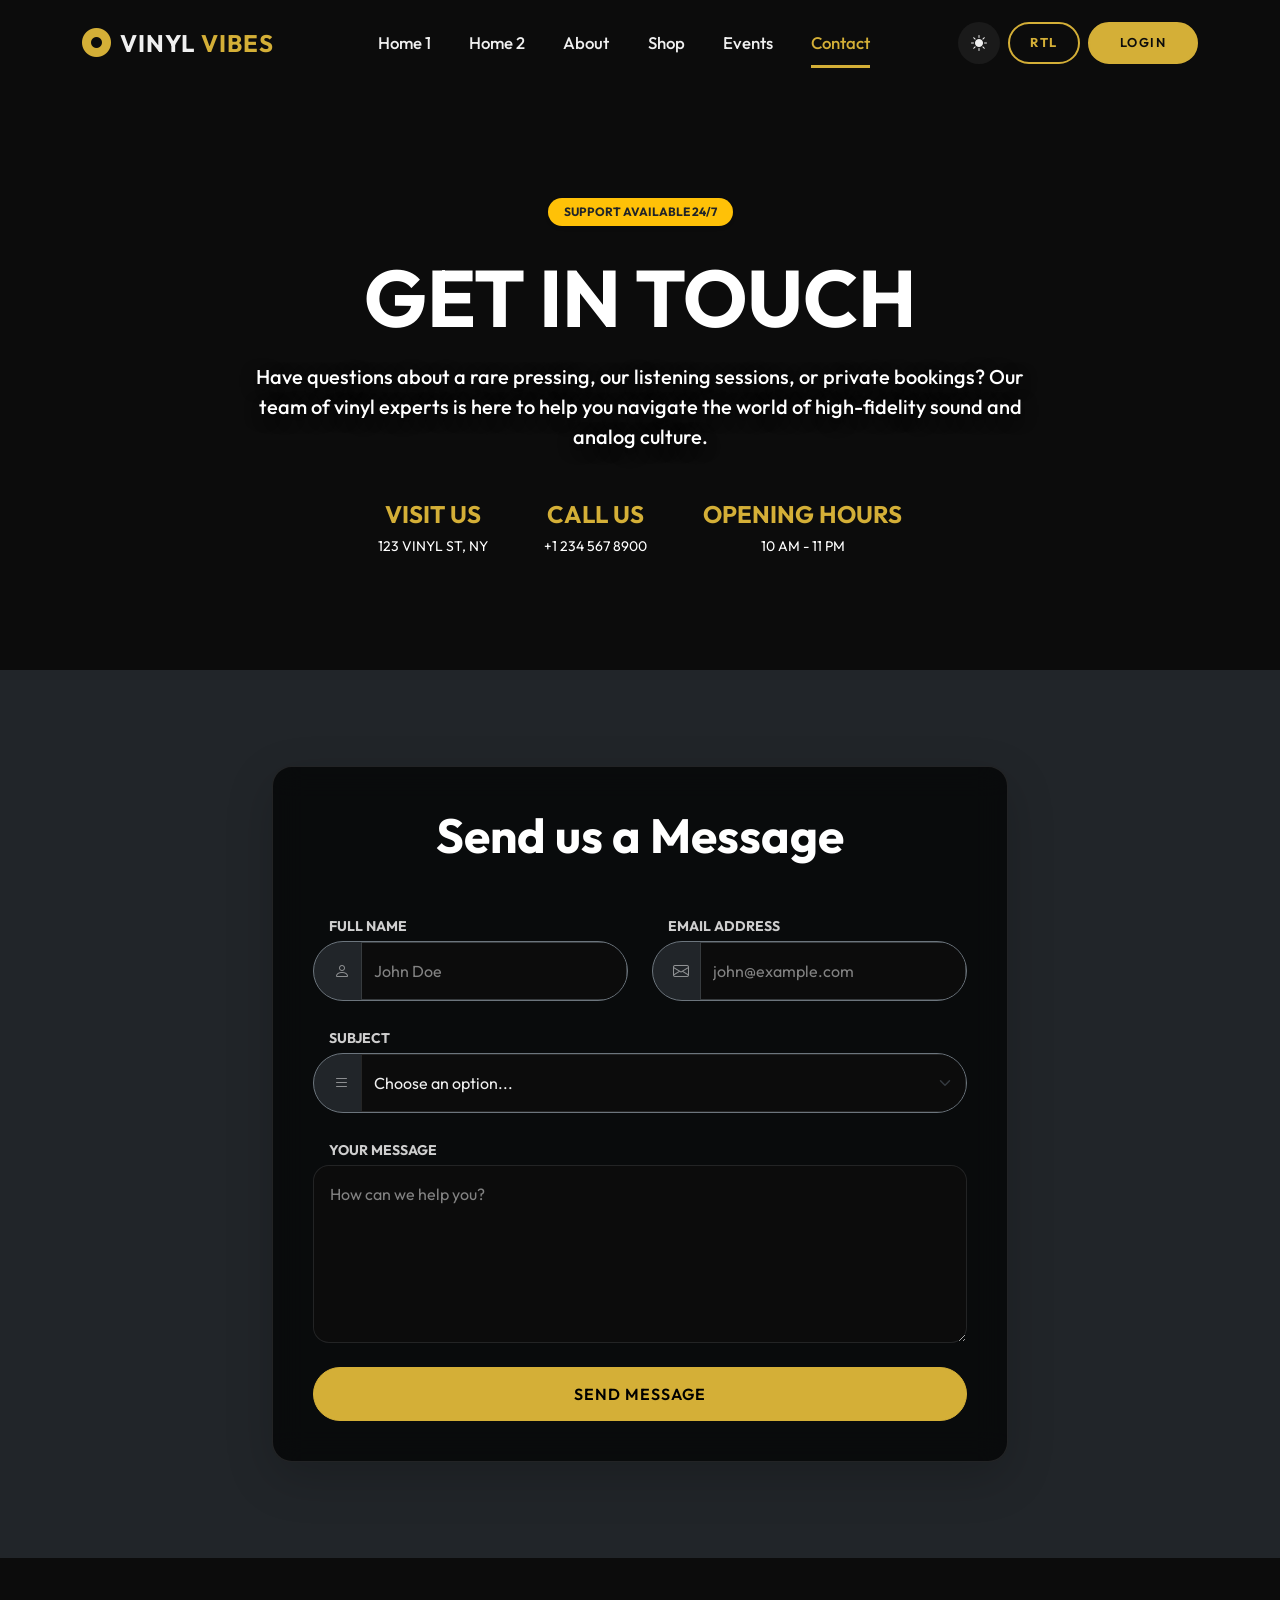
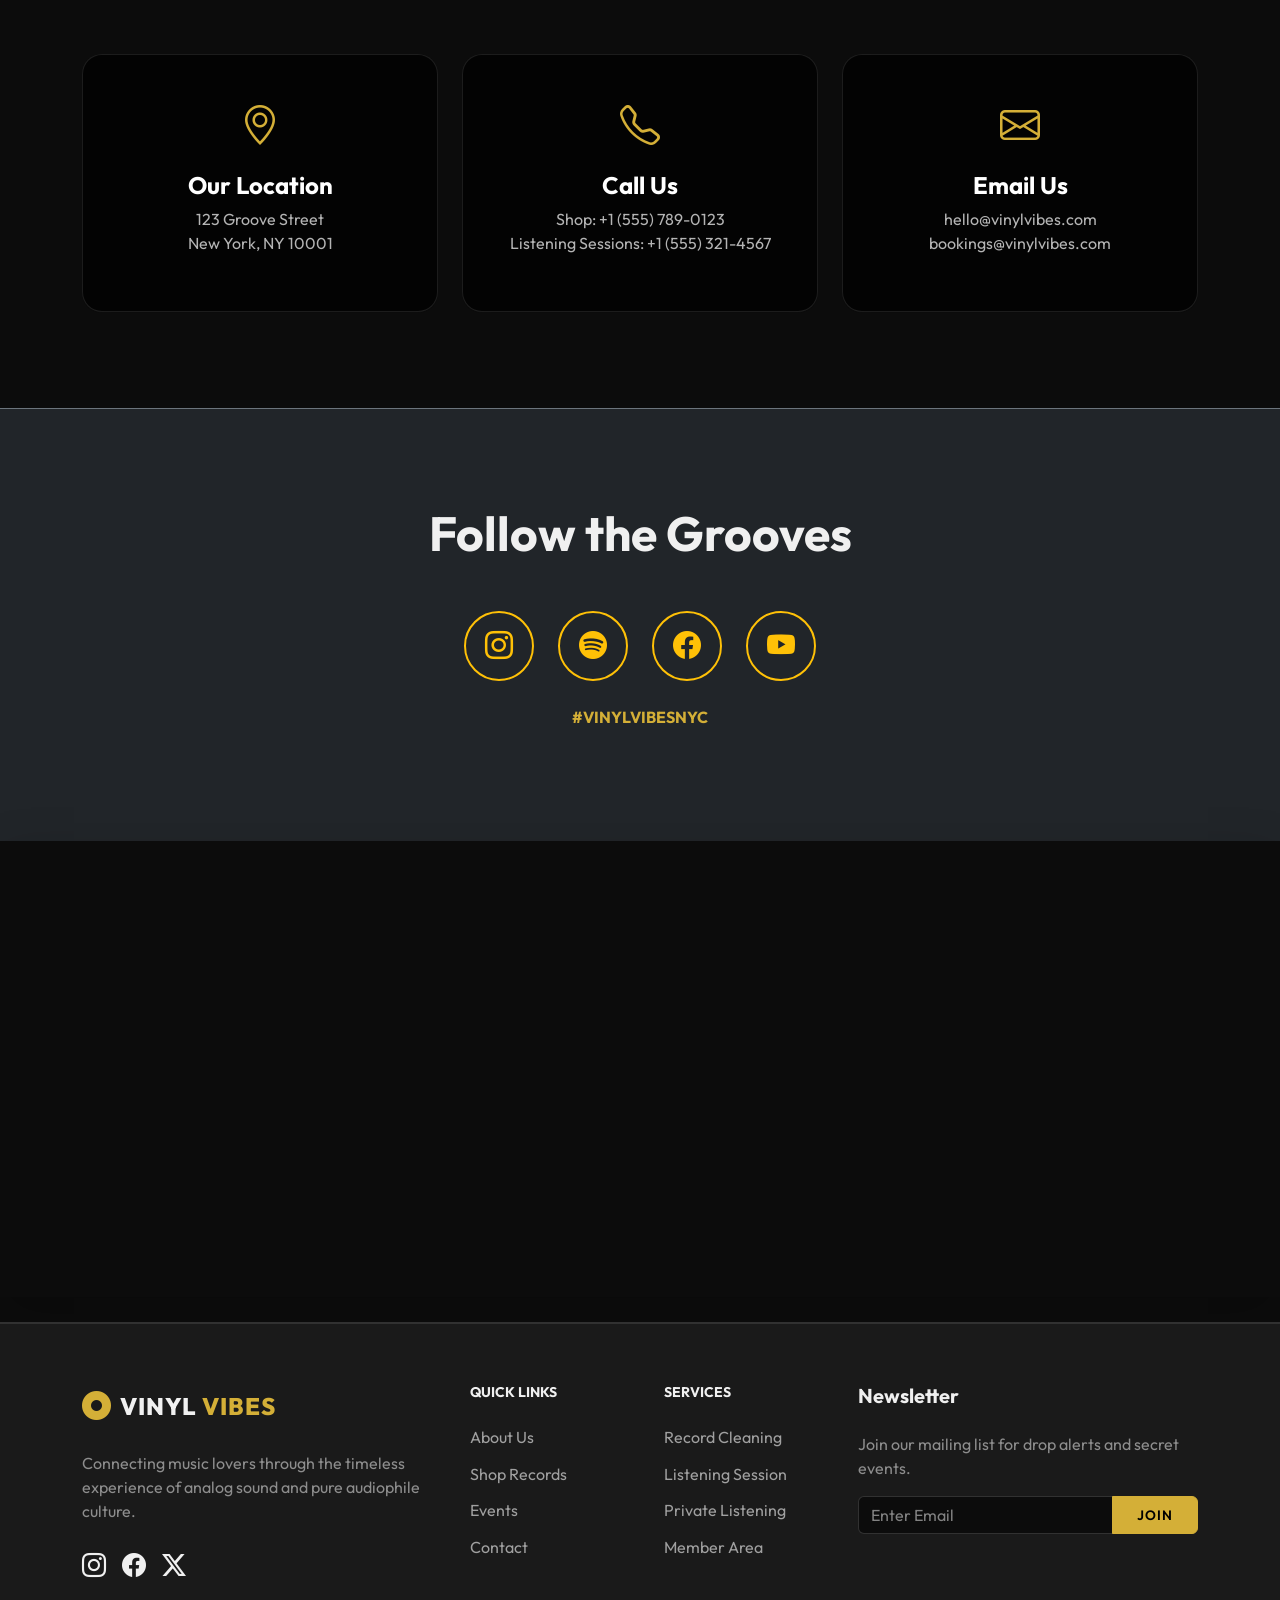
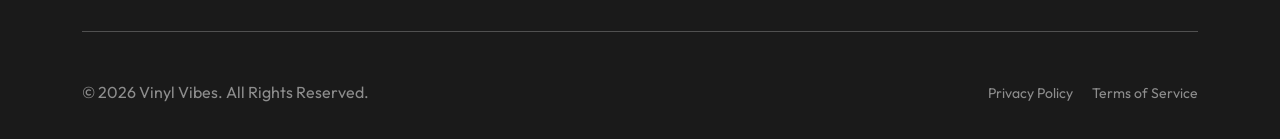
<file: contact.html>
<!DOCTYPE html>
<html lang="en" dir="ltr">
<head>
    <meta charset="UTF-8">
    <meta name="viewport" content="width=device-width, initial-scale=1.0">
    <title>Contact Us | Vinyl Vibes</title>
    <!-- Favicon -->
    <link rel="icon" type="image/png" href="favicon.png">
    <!-- Bootstrap 5 CDN -->
    <link href="https://cdn.jsdelivr.net/npm/bootstrap@5.3.0/dist/css/bootstrap.min.css" rel="stylesheet">
    <link rel="stylesheet" href="https://cdn.jsdelivr.net/npm/bootstrap-icons@1.11.1/font/bootstrap-icons.css">
    <link rel="stylesheet" href="assets/css/style.css">
</head>
<body id="contact-page">

    <!-- Header -->
    <header>
        <nav class="navbar navbar-expand-lg fixed-top sticky-active">
            <div class="container">
                <a class="navbar-brand d-flex align-items-center" href="index.html">
                    <i class="bi bi-record-circle-fill me-2 fs-3 accent-text"></i>
                    <span class="fw-bold fs-4">VINYL <span class="accent-text">VIBES</span></span>
                </a>
                <div class="d-flex align-items-center ms-auto">
                    <button class="theme-toggle-btn border-0 me-2 d-lg-none">
                        <i class="bi bi-sun-fill"></i>
                    </button>
                    <button class="navbar-toggler border-0" type="button" data-bs-toggle="collapse" data-bs-target="#navContent">
                        <span class="bi bi-list text-white fs-2"></span>
                    </button>
                </div>
                <div class="collapse navbar-collapse" id="navContent">
                    <ul class="navbar-nav mx-auto">
                        <li class="nav-item"><a class="nav-link" href="index.html">Home 1</a></li>
                        <li class="nav-item"><a class="nav-link" href="home2.html">Home 2</a></li>
                        <li class="nav-item"><a class="nav-link" href="about.html">About</a></li>
                        <li class="nav-item"><a class="nav-link" href="shop.html">Shop</a></li>
                        <li class="nav-item"><a class="nav-link" href="events.html">Events</a></li>
                        <li class="nav-item"><a class="nav-link active" href="contact.html">Contact</a></li>
                    </ul>
                    <div class="d-flex align-items-center gap-2">
                        <button class="theme-toggle-btn border-0 d-none d-lg-flex">
                            <i class="bi bi-sun-fill"></i>
                        </button>
                        <a href="#" id="rtlToggle" class="rtl-btn">
                            <span id="rtlText" class="fw-bold">RTL</span>
                        </a>
                        <a href="login.html" class="login-btn">Login</a>
                    </div>
                </div>
            </div>
        </nav>
    </header>

    <!-- 1. Hero Section -->
    <section class="hero-section position-relative overflow-hidden"
        style="background-image: url('https://images.pexels.com/photos/6265185/pexels-photo-6265185.jpeg'); height: 65vh;">
        <div class="container hero-content text-center">
            <div data-aos="fade-up">
                <span class="badge bg-warning text-dark px-3 py-2 rounded-pill mb-4 fw-bold shadow-sm">SUPPORT AVAILABLE 24/7</span>
                <h1 class="display-1 fw-bold text-white mb-3">GET IN TOUCH</h1>
                <p class="lead text-white mb-5 mx-auto" style="max-width: 800px; opacity: 0.9;">
                    Have questions about a rare pressing, our listening sessions, or private bookings? 
                    Our team of vinyl experts is here to help you navigate the world of high-fidelity sound and analog culture.
                </p>
                <div class="d-flex flex-wrap justify-content-center gap-4 mt-5">
                    <div class="text-center px-3">
                        <span class="d-block accent-text fw-bold h4 mb-1">VISIT US</span>
                        <span class="small text-white-50 text-uppercase ls-1">123 Vinyl St, NY</span>
                    </div>
                    <div class="text-center px-3 border-md-start border-white-25">
                        <span class="d-block accent-text fw-bold h4 mb-1">CALL US</span>
                        <span class="small text-white-50 text-uppercase ls-1">+1 234 567 8900</span>
                    </div>
                    <div class="text-center px-3 border-md-start border-white-25">
                        <span class="d-block accent-text fw-bold h4 mb-1">OPENING HOURS</span>
                        <span class="small text-white-50 text-uppercase ls-1">10 AM - 11 PM</span>
                    </div>
                </div>
            </div>
        </div>
    </section>

    <!-- 2. Message Form Section -->
    <section class="py-5 bg-dark">
        <div class="container py-5">
            <div class="row justify-content-center">
                <div class="col-lg-8" data-aos="fade-up">
                    <div class="glass-event-card shadow-lg">
                        <h2 class="display-5 fw-bold mb-5 text-center">Send us a Message</h2>
                        <form id="contactForm">
                            <div class="row g-4 text-start">
                                <div class="col-md-6">
                                    <label class="form-label text-white-50 small text-uppercase fw-bold ls-1 mb-1">Full Name</label>
                                    <div class="input-group bg-dark border border-secondary rounded-pill overflow-hidden">
                                        <span class="input-group-text bg-transparent border-0 text-white-50 ms-2"><i class="bi bi-person"></i></span>
                                        <input type="text" class="form-control bg-transparent border-0 text-white py-3 shadow-none" placeholder="John Doe" required>
                                    </div>
                                </div>
                                <div class="col-md-6">
                                    <label class="form-label text-white-50 small text-uppercase fw-bold ls-1 mb-1">Email Address</label>
                                    <div class="input-group bg-dark border border-secondary rounded-pill overflow-hidden">
                                        <span class="input-group-text bg-transparent border-0 text-white-50 ms-2"><i class="bi bi-envelope"></i></span>
                                        <input type="email" class="form-control bg-transparent border-0 text-white py-3 shadow-none" placeholder="john@example.com" required>
                                    </div>
                                </div>
                                <div class="col-12">
                                    <label class="form-label text-white-50 small text-uppercase fw-bold ls-1 mb-1">Subject</label>
                                    <div class="input-group bg-dark border border-secondary rounded-pill overflow-hidden">
                                        <span class="input-group-text bg-transparent border-0 text-white-50 ms-2"><i class="bi bi-list"></i></span>
                                        <select class="form-select bg-transparent border-0 text-white py-3 shadow-none" required>
                                            <option value="">Choose an option...</option>
                                            <option value="shop">Record Shop Inquiry</option>
                                            <option value="listening">Listening Session</option>
                                            <option value="events">Events & Membership</option>
                                            <option value="feedback">General Feedback</option>
                                        </select>
                                    </div>
                                </div>
                                <div class="col-12">
                                    <label class="form-label text-white-50 small text-uppercase fw-bold ls-1 mb-1">Your Message</label>
                                    <textarea class="form-control bg-dark border-secondary text-white p-3 rounded-4" rows="6" placeholder="How can we help you?" required></textarea>
                                </div>
                                <div class="col-12 text-center">
                                    <button type="submit" class="btn btn-warning btn-lg rounded-pill px-5 fw-bold py-3 w-100">Send Message</button>
                                </div>
                            </div>
                        </form>
                    </div>
                </div>
            </div>
        </div>
    </section>

    <!-- 3. Info Cards Section -->
    <section class="py-5">
        <div class="container py-5">
            <div class="row g-4 justify-content-center">
                <div class="col-md-6 col-lg-4" data-aos="fade-up">
                    <div class="glass-event-card text-center">
                        <i class="bi bi-geo-alt accent-text fs-1 mb-3 d-block"></i>
                        <h4 class="fw-bold">Our Location</h4>
                        <p>123 Groove Street<br>New York, NY 10001</p>
                    </div>
                </div>
                <div class="col-md-6 col-lg-4" data-aos="fade-up" data-aos-delay="100">
                    <div class="glass-event-card text-center">
                        <i class="bi bi-telephone accent-text fs-1 mb-3 d-block"></i>
                        <h4 class="fw-bold">Call Us</h4>
                        <p>Shop: +1 (555) 789-0123<br>Listening Sessions: +1 (555) 321-4567</p>
                    </div>
                </div>
                <div class="col-md-6 col-lg-4" data-aos="fade-up" data-aos-delay="200">
                    <div class="glass-event-card text-center">
                        <i class="bi bi-envelope accent-text fs-1 mb-3 d-block"></i>
                        <h4 class="fw-bold">Email Us</h4>
                        <p>hello@vinylvibes.com<br>bookings@vinylvibes.com</p>
                    </div>
                </div>
            </div>
        </div>
    </section>

    <!-- 4. Follow The Grooves Section -->
    <section class="py-5 bg-dark border-top border-secondary">
        <div class="container py-5 text-center">
            <h2 class="display-5 fw-bold mb-4" data-aos="fade-up">Follow the Grooves</h2>
            <div class="d-flex justify-content-center gap-4 mt-5" data-aos="fade-up">
                <a href="#" class="btn btn-outline-warning rounded-circle p-0 d-flex align-items-center justify-content-center fs-3" style="width: 70px; height: 70px;"><i class="bi bi-instagram"></i></a>
                <a href="#" class="btn btn-outline-warning rounded-circle p-0 d-flex align-items-center justify-content-center fs-3" style="width: 70px; height: 70px;"><i class="bi bi-spotify"></i></a>
                <a href="#" class="btn btn-outline-warning rounded-circle p-0 d-flex align-items-center justify-content-center fs-3" style="width: 70px; height: 70px;"><i class="bi bi-facebook"></i></a>
                <a href="#" class="btn btn-outline-warning rounded-circle p-0 d-flex align-items-center justify-content-center fs-3" style="width: 70px; height: 70px;"><i class="bi bi-youtube"></i></a>
            </div>
            <p class="mt-4 fw-bold accent-text" data-aos="fade-up">#VINYLVIBESNYC</p>
        </div>
    </section>

    <!-- 5. Map Section -->
    <section>
        <div class="container-fluid p-0">
            <div class="overflow-hidden shadow-lg">
                <iframe src="https://www.google.com/maps/embed?pb=!1m18!1m12!1m3!1d193595.9147703055!2d-74.11976373946229!3d40.69740344223377!2m3!1f0!2f0!3f0!3m2!1i1024!2i768!4f13.1!3m3!1m2!1s0x89c24fa5d33f083b%3A0xc80b8f06e177fe62!2sNew%20York%2C%20NY%2C%20USA!5e0!3m2!1sen!2s!4v1711200000000!5m2!1sen!2s" width="100%" height="450" style="border:0;" allowfullscreen="" loading="lazy" referrerpolicy="no-referrer-when-downgrade"></iframe>
            </div>
        </div>
    </section>

    <!-- Footer -->
    <footer>
        <div class="container">
            <div class="row g-5">
                <div class="col-lg-4">
                    <a class="navbar-brand mb-4" href="index.html">
                        <i class="bi bi-record-circle-fill"></i>
                        <span>VINYL <span class="accent-text">VIBES</span></span>
                    </a>
                    <p class="text-white-50">Connecting music lovers through the timeless experience of analog sound and
                        pure audiophile culture.</p>
                    <div class="d-flex gap-3 mt-4">
                        <a href="#" class="fs-4 footer-social-link"><i class="bi bi-instagram"></i></a>
                        <a href="#" class="fs-4 footer-social-link"><i class="bi bi-facebook"></i></a>
                        <a href="#" class="fs-4 footer-social-link"><i class="bi bi-twitter-x"></i></a>
                    </div>
                </div>
                <div class="col-6 col-lg-2">
                    <h5 class="fw-bold mb-4 small text-uppercase ls-1">Quick Links</h5>
                    <a href="about.html" class="footer-link">About Us</a>
                    <a href="shop.html" class="footer-link">Shop Records</a>
                    <a href="events.html" class="footer-link">Events</a>
                    <a href="contact.html" class="footer-link">Contact</a>
                </div>
                <div class="col-6 col-lg-2">
                    <h5 class="fw-bold mb-4 small text-uppercase ls-1">Services</h5>
                    <a href="#" class="footer-link">Record Cleaning</a>
                    <a href="home2.html" class="footer-link">Listening Session</a>
                    <a href="#" class="footer-link">Private Listening</a>
                    <a href="login.html" class="footer-link">Member Area</a>
                </div>
                <div class="col-lg-4">
                    <h5 class="fw-bold mb-4">Newsletter</h5>
                    <p class="text-white-50">Join our mailing list for drop alerts and secret events.</p>
                    <form class="mt-3">
                        <div class="input-group">
                            <input type="email" class="form-control"
                                placeholder="Enter Email">
                            <button class="btn btn-warning px-4" type="submit">Join</button>
                        </div>
                    </form>
                </div>
            </div>
            <hr class="my-5 opacity-25">
            <div class="row align-items-center text-center text-md-start">
                <div class="col-md-6">
                    <p class="text-white-50 mb-0">&copy; 2026 Vinyl Vibes. All Rights Reserved.</p>
                </div>
                <div class="col-md-6 text-md-end">
                    <a href="#" class="text-white-50 text-decoration-none small me-3">Privacy Policy</a>
                    <a href="#" class="text-white-50 text-decoration-none small">Terms of Service</a>
                </div>
            </div>
        </div>
    </footer>

    <!-- Scripts -->
    <script src="https://cdn.jsdelivr.net/npm/bootstrap@5.3.0/dist/js/bootstrap.bundle.min.js"></script>
    <script src="assets/js/script.js"></script>
</body>
</html>
</file>
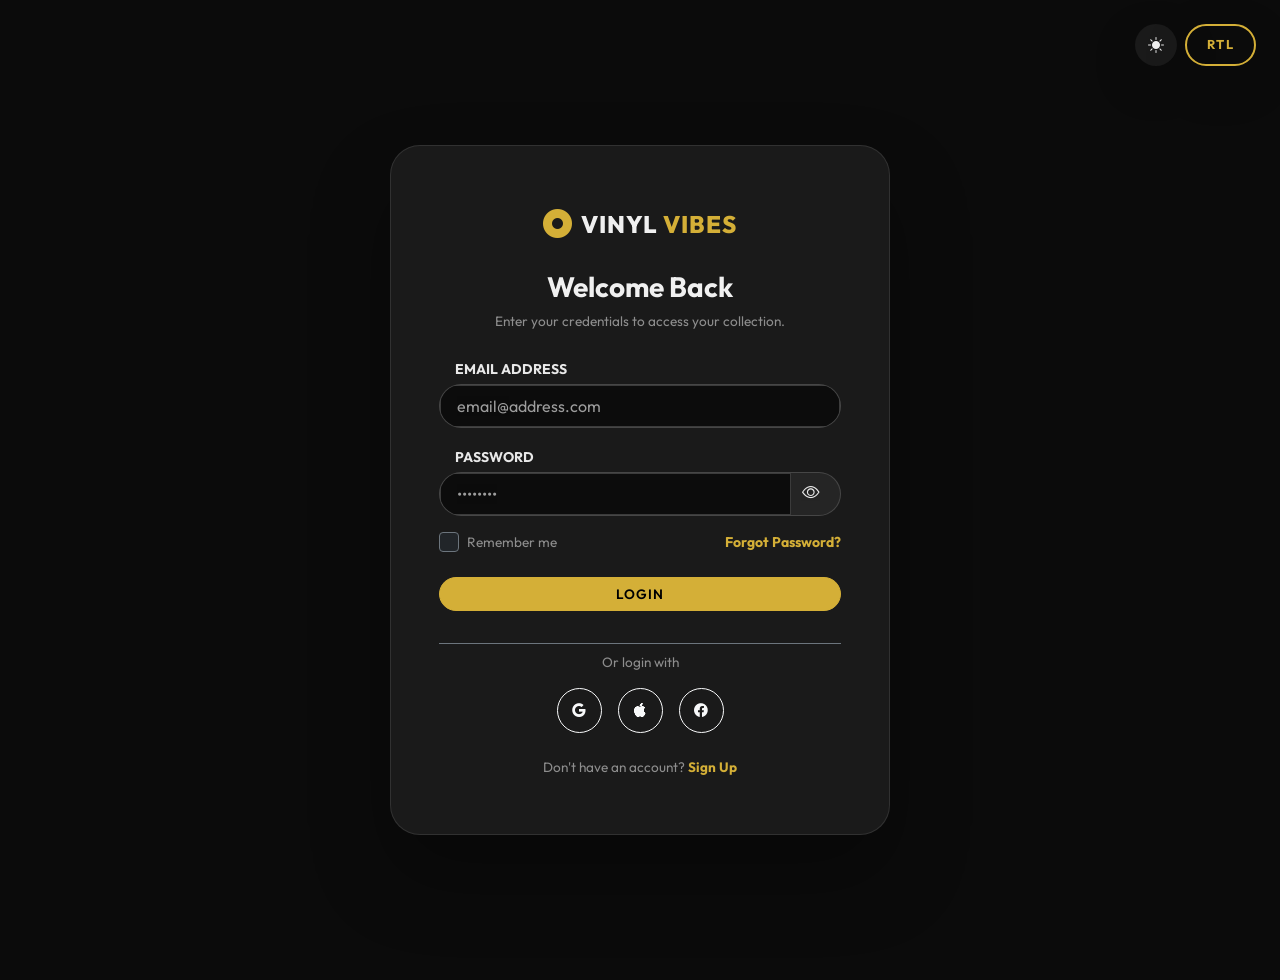
<file: login.html>
<!DOCTYPE html>
<html lang="en">
<head>
    <meta charset="UTF-8">
    <meta name="viewport" content="width=device-width, initial-scale=1.0">
    <title>Login | Vinyl Vibes</title>
    <!-- Favicon -->
    <link rel="icon" type="image/png" href="favicon.png">
    <!-- Bootstrap 5 CDN -->
    <link href="https://cdn.jsdelivr.net/npm/bootstrap@5.3.0/dist/css/bootstrap.min.css" rel="stylesheet">
    <link rel="stylesheet" href="https://cdn.jsdelivr.net/npm/bootstrap-icons@1.11.1/font/bootstrap-icons.css">
    <link rel="stylesheet" href="assets/css/style.css">
</head>
<body class="auth-page">

    <!-- Theme & Layout Toggles for Auth Pages -->
    <div class="auth-toggles position-fixed top-0 end-0 p-4 d-flex align-items-center gap-2" style="z-index: 1050;">
        <button class="theme-toggle-btn border-0 shadow-lg">
            <i class="bi bi-sun-fill"></i>
        </button>
        <a href="#" id="rtlToggle" class="rtl-btn shadow-lg">
            <span id="rtlText" class="fw-bold">RTL</span>
        </a>
    </div>

    <div class="container min-vh-100 d-flex align-items-center justify-content-center py-5">
        <div class="row w-100 justify-content-center">
            <div class="col-12 d-flex justify-content-center" data-aos="fade-up">
                <div class="auth-card">
                    <div class="text-center mb-4">
                        <a href="index.html" class="navbar-brand mb-4 d-flex justify-content-center">
                            <i class="bi bi-record-circle-fill"></i>
                            <span>VINYL <span class="accent-text">VIBES</span></span>
                        </a>
                        <h2 class="fw-bold h3 mt-3">Welcome Back</h2>
                        <p class="text-white-50 small">Enter your credentials to access your collection.</p>
                    </div>
                    
                    <form>
                        <div class="mb-3">
                            <label class="form-label text-white-50 small text-uppercase fw-bold ls-1 mb-1">Email Address</label>
                            <div class="input-group bg-dark border border-secondary rounded-pill overflow-hidden">
                                <input type="email" class="form-control bg-transparent border-0 text-white py-2 shadow-none px-3" placeholder="email@address.com" required>
                            </div>
                        </div>
                        
                        <div class="mb-3">
                            <label class="form-label text-white-50 small text-uppercase fw-bold ls-1 mb-1">Password</label>
                            <div class="input-group bg-dark border border-secondary rounded-pill overflow-hidden">
                                <input type="password" id="password" class="form-control bg-transparent border-0 text-white py-2 shadow-none px-3" placeholder="••••••••" required>
                                <span class="input-group-text bg-transparent border-0 text-white-50 me-2" style="cursor: pointer;" onclick="togglePassword('password', this)">
                                    <i class="bi bi-eye"></i>
                                </span>
                            </div>
                        </div>

                        <div class="mb-4 d-flex justify-content-between align-items-center gap-2">
                            <div class="d-flex align-items-center text-nowrap">
                                <input type="checkbox" class="form-check-input bg-dark border-secondary m-0" id="remember">
                                <label class="form-check-label text-white-50 small ms-2" for="remember">Remember me</label>
                            </div>
                            <a href="#" class="accent-text small text-decoration-none fw-bold text-nowrap">Forgot Password?</a>
                        </div>
                        
                        <button type="submit" class="btn btn-warning w-100 rounded-pill py-2.5 fw-bold mb-2">LOGIN</button>
                    </form>

                    <div class="mt-4 pt-2 border-top border-secondary text-center">
                        <p class="text-white-50 small">Or login with</p>
                        <div class="d-flex justify-content-center gap-3 mb-4">
                            <a href="#" class="btn btn-outline-light rounded-circle p-2 d-flex align-items-center justify-content-center" style="width: 45px; height: 45px;"><i class="bi bi-google"></i></a>
                            <a href="#" class="btn btn-outline-light rounded-circle p-2 d-flex align-items-center justify-content-center" style="width: 45px; height: 45px;"><i class="bi bi-apple"></i></a>
                            <a href="#" class="btn btn-outline-light rounded-circle p-2 d-flex align-items-center justify-content-center" style="width: 45px; height: 45px;"><i class="bi bi-facebook"></i></a>
                        </div>
                        <p class="text-white-50 small mb-0">Don't have an account? <a href="signup.html" class="accent-text fw-bold text-decoration-none">Sign Up</a></p>
                    </div>
                </div>
            </div>
        </div>
    </div>

    <!-- Scripts -->
    <script src="https://cdn.jsdelivr.net/npm/bootstrap@5.3.0/dist/js/bootstrap.bundle.min.js"></script>
    <script src="assets/js/script.js"></script>
</body>
</html>
</file>
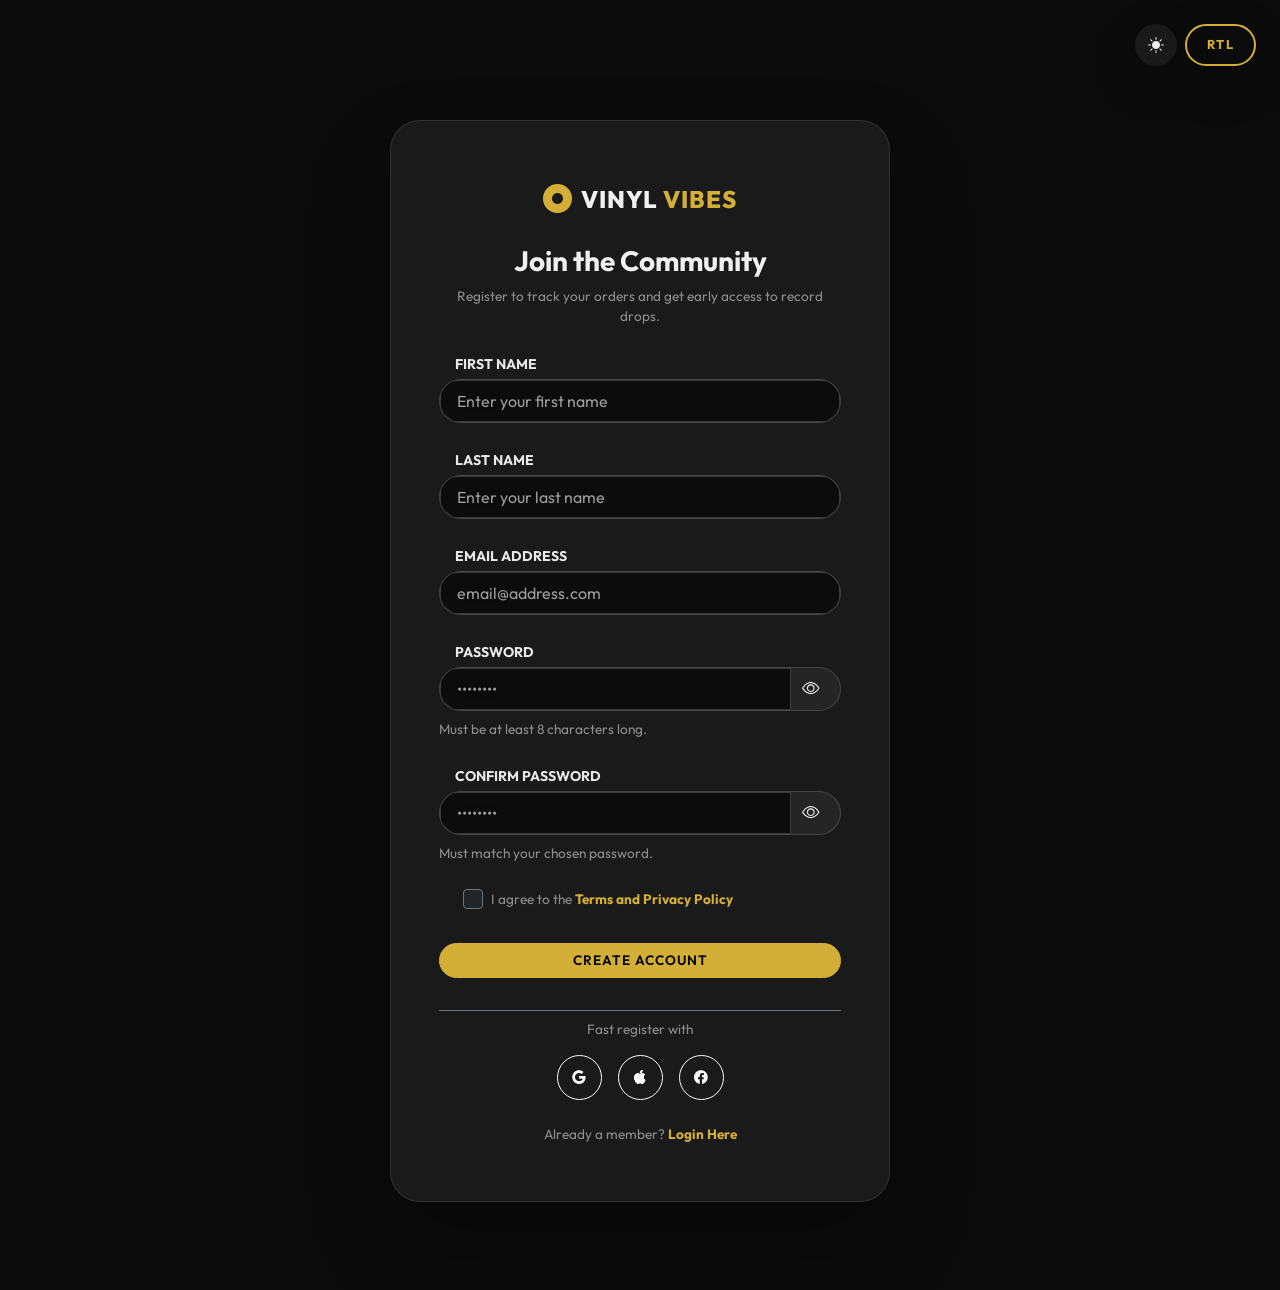
<file: signup.html>
<!DOCTYPE html>
<html lang="en">

<head>
    <meta charset="UTF-8">
    <meta name="viewport" content="width=device-width, initial-scale=1.0">
    <title>Sign Up | Vinyl Vibes</title>
    <!-- Favicon -->
    <link rel="icon" type="image/png" href="favicon.png">
    <!-- Bootstrap 5 CDN -->
    <link href="https://cdn.jsdelivr.net/npm/bootstrap@5.3.0/dist/css/bootstrap.min.css" rel="stylesheet">
    <link rel="stylesheet" href="https://cdn.jsdelivr.net/npm/bootstrap-icons@1.11.1/font/bootstrap-icons.css">
    <link rel="stylesheet" href="assets/css/style.css">
</head>

<body class="auth-page">

    <!-- Theme & Layout Toggles for Auth Pages -->
    <div class="auth-toggles position-fixed top-0 end-0 p-4 d-flex align-items-center gap-2" style="z-index: 1050;">
        <button class="theme-toggle-btn border-0 shadow-lg">
            <i class="bi bi-sun-fill"></i>
        </button>
        <a href="#" id="rtlToggle" class="rtl-btn shadow-lg">
            <span id="rtlText" class="fw-bold">RTL</span>
        </a>
    </div>

    <div class="container py-5">
        <div class="row w-100 justify-content-center m-0">
            <div class="col-12 d-flex justify-content-center" style="margin-top: 2rem;" data-aos="fade-up">

                <div class="auth-card">
                    <div class="text-center mb-4">
                        <a href="index.html" class="navbar-brand mb-4 d-flex justify-content-center">
                            <i class="bi bi-record-circle-fill"></i>
                            <span>VINYL <span class="accent-text">VIBES</span></span>
                        </a>
                        <h2 class="fw-bold h3 mt-4">Join the Community</h2>
                        <p class="text-white-50 small">Register to track your orders and get early access to record
                            drops.</p>
                    </div>

                    <form>
                        <div class="row g-4">
                            <div class="col-12">
                                <label class="form-label text-white-50 small text-uppercase fw-bold ls-1 mb-1">First
                                    Name</label>
                                <div class="input-group bg-dark border border-secondary rounded-pill overflow-hidden">
                                    <input type="text"
                                        class="form-control bg-transparent border-0 text-white py-2 shadow-none px-3"
                                        placeholder="Enter your first name" required>
                                </div>
                            </div>
                            <div class="col-12">
                                <label class="form-label text-white-50 small text-uppercase fw-bold ls-1 mb-1">Last
                                    Name</label>
                                <div class="input-group bg-dark border border-secondary rounded-pill overflow-hidden">
                                    <input type="text"
                                        class="form-control bg-transparent border-0 text-white py-2 shadow-none px-3"
                                        placeholder="Enter your last name" required>
                                </div>
                            </div>
                            <div class="col-12">
                                <label class="form-label text-white-50 small text-uppercase fw-bold ls-1 mb-1">Email
                                    Address</label>
                                <div class="input-group bg-dark border border-secondary rounded-pill overflow-hidden">
                                    <input type="email"
                                        class="form-control bg-transparent border-0 text-white py-2 shadow-none px-3"
                                        placeholder="email@address.com" required>
                                </div>
                            </div>
                            <div class="col-12">
                                <label
                                    class="form-label text-white-50 small text-uppercase fw-bold ls-1 mb-1">Password</label>
                                <div class="input-group bg-dark border border-secondary rounded-pill overflow-hidden">
                                    <input type="password" id="password"
                                        class="form-control bg-transparent border-0 text-white py-2 shadow-none px-3"
                                        placeholder="••••••••" required>
                                    <span class="input-group-text bg-transparent border-0 text-white-50 me-2"
                                        style="cursor: pointer;" onclick="togglePassword('password', this)">
                                        <i class="bi bi-eye"></i>
                                    </span>
                                </div>
                                <div class="form-text text-white-50 small mt-2">Must be at least 8 characters long.
                                </div>
                            </div>
                            <div class="col-12">
                                <label class="form-label text-white-50 small text-uppercase fw-bold ls-1 mb-1">Confirm
                                    Password</label>
                                <div class="input-group bg-dark border border-secondary rounded-pill overflow-hidden">
                                    <input type="password" id="confirm_password"
                                        class="form-control bg-transparent border-0 text-white py-2 shadow-none px-3"
                                        placeholder="••••••••" required>
                                    <span class="input-group-text bg-transparent border-0 text-white-50 me-2"
                                        style="cursor: pointer;" onclick="togglePassword('confirm_password', this)">
                                        <i class="bi bi-eye"></i>
                                    </span>
                                </div>
                                <div class="form-text text-white-50 small mt-2">Must match your chosen password.</div>
                            </div>
                            <div class="col-12">
                                <div class="form-check d-flex align-items-center mb-0">
                                    <input type="checkbox" class="form-check-input bg-dark border-secondary m-0"
                                        id="terms" required>
                                    <label class="form-check-label text-white-50 small ms-2" for="terms">I agree to the
                                        <a href="#" class="accent-text text-decoration-none fw-bold">Terms and Privacy
                                            Policy</a></label>
                                </div>
                            </div>
                            <div class="col-12">
                                <button type="submit"
                                    class="btn btn-warning w-100 rounded-pill py-2.5 fw-bold mt-2 mb-2">CREATE
                                    ACCOUNT</button>
                            </div>
                        </div>
                    </form>

                    <div class="mt-4 pt-2 border-top border-secondary text-center">
                        <p class="text-white-50 small">Fast register with</p>
                        <div class="d-flex justify-content-center gap-3 mb-4">
                            <a href="#"
                                class="btn btn-outline-light rounded-circle p-2 d-flex align-items-center justify-content-center"
                                style="width: 45px; height: 45px;"><i class="bi bi-google"></i></a>
                            <a href="#"
                                class="btn btn-outline-light rounded-circle p-2 d-flex align-items-center justify-content-center"
                                style="width: 45px; height: 45px;"><i class="bi bi-apple"></i></a>
                            <a href="#"
                                class="btn btn-outline-light rounded-circle p-2 d-flex align-items-center justify-content-center"
                                style="width: 45px; height: 45px;"><i class="bi bi-facebook"></i></a>
                        </div>
                        <p class="text-white-50 small mb-0">Already a member? <a href="login.html"
                                class="accent-text fw-bold text-decoration-none">Login Here</a></p>
                    </div>
                </div>
            </div>
        </div>
    </div>

    <!-- Scripts -->
    <script src="https://cdn.jsdelivr.net/npm/bootstrap@5.3.0/dist/js/bootstrap.bundle.min.js"></script>
    <script src="assets/js/script.js"></script>
</body>

</html>
</file>
<file: assets/css/style.css>
/* 
    Vinyl Record Store & Listening Experience
    Theme: Retro-Modern / Nostalgic / Premium
    Main CSS
*/

@import url('https://fonts.googleapis.com/css2?family=Outfit:wght@300;400;500;600;700;800&display=swap');

:root {
    --bg-color: #0c0c0c;
    --card-bg: #1a1a1a;
    --accent-gold: #d4af37;
    --accent-orange: #ff8c00;
    --text-primary: #f0f0f0;
    --text-secondary: #a0a0a0;
    --nav-height: 85px;
    --transition-smooth: all 0.4s cubic-bezier(0.165, 0.84, 0.44, 1);
    --border-color: rgba(255, 255, 255, 0.1);
}

body.light-mode {
    --bg-color: #f4f4f4;
    --card-bg: #ffffff;
    --text-primary: #121212;
    --text-secondary: #555555;
    --border-color: rgba(0, 0, 0, 0.15);
}

[dir="rtl"] {
    direction: rtl;
    text-align: right;
}

body {
    background-color: var(--bg-color);
    color: var(--text-primary);
    font-family: 'Outfit', sans-serif;
    overflow-x: hidden;
    position: relative;
    padding-top: var(--nav-height);
    transition: background-color 0.3s ease, color 0.3s ease;
}

body::before {
    content: '';
    position: fixed;
    top: 0;
    left: 0;
    width: 100%;
    height: 100%;
    background-image: url('https://www.transparenttextures.com/patterns/asfalt-dark.png');
    opacity: 0.05;
    pointer-events: none;
    z-index: 9999;
}



/* Back to Top Button */
.back-to-top {
    position: fixed;
    bottom: 30px;
    right: 30px;
    width: 45px;
    height: 45px;
    background: var(--accent-gold);
    color: #000;
    border-radius: 50%;
    display: flex;
    align-items: center;
    justify-content: center;
    cursor: pointer;
    z-index: 9999;
    opacity: 0;
    visibility: hidden;
    transition: var(--transition-smooth);
    border: none;
    box-shadow: 0 10px 20px rgba(0,0,0,0.5);
}

.back-to-top.visible {
    opacity: 1;
    visibility: visible;
}

.back-to-top:hover {
    transform: translateY(-5px);
    background: #fff;
    color: var(--accent-gold);
}

h1, h2, h3, .brand-font, .navbar-brand {
    font-family: 'Outfit', sans-serif;
}

a {
    transition: var(--transition-smooth);
    color: var(--accent-gold);
    text-decoration: none;
}

a:hover {
    color: #fff;
}

body.light-mode a:hover {
    color: #000;
}

.view-all-link {
    color: var(--text-primary) !important;
    font-weight: 600;
    transition: var(--transition-smooth);
    display: inline-flex;
    align-items: center;
    text-decoration: none !important;
}

.view-all-link i {
    transition: var(--transition-smooth);
}

.view-all-link:hover {
    color: var(--accent-gold) !important;
}

.view-all-link:hover i {
    transform: translateX(8px);
    color: var(--accent-gold);
}

[dir="rtl"] .view-all-link:hover i {
    transform: translateX(-8px);
}

/* Animations */
[data-aos="fade-up"] {
    opacity: 0;
    transform: translateY(30px);
    transition: var(--transition-smooth);
}

[data-aos="fade-up"].aos-animate {
    opacity: 1;
    transform: translateY(0);
}

/* Header Styles */
.navbar {
    height: var(--nav-height);
    transition: var(--transition-smooth);
    background: var(--bg-color) !important;
    border-bottom: none;
    padding: 0;
}

.navbar.sticky-active {
    background: var(--bg-color);
    backdrop-filter: blur(15px);
    height: 75px;
    box-shadow: 0 10px 40px rgba(0,0,0,0.3);
}

.navbar-brand {
    font-family: 'Outfit', sans-serif;
    font-size: 1.5rem !important;
    font-weight: 800 !important;
    color: var(--text-primary) !important;
    display: flex !important;
    align-items: center !important;
    text-decoration: none !important;
    letter-spacing: 1px;
    transition: none !important;
    text-transform: uppercase;
}

.navbar-brand i {
    font-size: 1.8rem !important;
    color: var(--accent-gold) !important;
    margin-right: 0.5rem;
    transition: none !important;
}

.navbar-brand span:not(.accent-text) {
    color: var(--text-primary) !important;
}

.navbar-brand .accent-text {
    color: var(--accent-gold) !important;
}

.nav-link {
    color: var(--text-primary) !important;
    font-weight: 500;
    position: relative;
    padding: 0.5rem 1.2rem !important;
    font-size: 1.05rem;
}

.nav-link::after {
    content: '';
    position: absolute;
    bottom: -5px;
    left: 1.2rem;
    right: 1.2rem;
    height: 3px;
    background: var(--accent-gold);
    transform: scaleX(0);
    transition: var(--transition-smooth);
    transform-origin: right;
}

.nav-link:hover::after,
.nav-link.active::after {
    transform: scaleX(1);
    transform-origin: left;
}

.nav-link.active {
    color: var(--accent-gold) !important;
}

.login-btn, .signup-btn, .rtl-btn {
    border: 2px solid var(--accent-gold);
    color: var(--accent-gold);
    background: transparent;
    padding: 10px 30px;
    border-radius: 50px;
    font-weight: 600;
    transition: var(--transition-smooth);
    text-transform: uppercase;
    font-size: 0.8rem;
    letter-spacing: 1.5px;
    text-decoration: none;
    display: inline-flex;
    align-items: center;
    justify-content: center;
    height: 42px; /* Fixed height for perfect alignment */
}

.rtl-btn {
    padding: 10px 20px;
}

.login-btn {
    background: var(--accent-gold);
    color: #0c0c0c !important;
}

.signup-btn {
    background: transparent;
    color: var(--accent-gold) !important;
}

.login-btn:hover, .signup-btn:hover, .rtl-btn:hover {
    background: var(--accent-gold);
    color: #0c0c0c !important;
    box-shadow: 0 0 20px rgba(212, 175, 55, 0.4);
}

.login-btn:hover {
    background: transparent;
    color: var(--accent-gold) !important;
}

.signup-btn:hover {
    background: var(--accent-gold);
    color: #0c0c0c !important;
}

.theme-toggle-btn {
    background: var(--card-bg);
    border: 1px solid var(--border-color);
    color: var(--text-primary);
    width: 42px;
    height: 42px;
    border-radius: 50%;
    display: flex;
    align-items: center;
    justify-content: center;
    cursor: pointer;
    transition: var(--transition-smooth);
    padding: 0 !important;
}

.rtl-btn {
    height: 42px;
    display: flex;
    align-items: center;
    justify-content: center;
    padding: 0 20px;
    border-radius: 50px;
}

.theme-toggle-btn:hover {
    background: var(--accent-gold);
    color: #000;
    border-color: var(--accent-gold);
    transform: rotate(30deg);
}

body.light-mode .btn-outline-light {
    border-color: #121212 !important;
    color: #121212 !important;
}

body.light-mode .btn-outline-light:hover {
    background-color: #121212 !important;
    color: #ffffff !important;
}

/* Universal Button Styling & Hover Effects */
.btn {
    font-family: 'Outfit', sans-serif;
    font-weight: 600 !important;
    letter-spacing: 1px;
    text-transform: uppercase;
    font-size: 0.85rem;
    transition: all 0.4s cubic-bezier(0.165, 0.84, 0.44, 1) !important;
}

.btn-lg {
    font-size: 1rem;
    padding: 14px 40px !important;
}

.btn-warning {
    background: var(--accent-gold) !important;
    border-color: var(--accent-gold) !important;
    color: #000 !important;
}

.btn-warning:hover {
    background: var(--accent-orange) !important;
    border-color: var(--accent-orange) !important;
    color: #fff !important;
    transform: translateY(-5px);
    box-shadow: 0 10px 25px rgba(255, 140, 0, 0.4);
}

.btn-outline-light:hover {
    background: #fff !important;
    color: #000 !important;
    transform: translateY(-5px);
    box-shadow: 0 10px 25px rgba(255, 255, 255, 0.2);
}

.btn-outline-warning {
    border-width: 2px !important;
}

.btn-outline-warning:hover {
    background: var(--accent-gold) !important;
    color: #000 !important;
    transform: translateY(-5px);
    box-shadow: 0 10px 25px rgba(212, 175, 55, 0.3);
}

/* Neutral Stability for Hero Buttons (Fixing Hover Visibility Issues) */
.hero-section .btn:hover, .hero-content .btn:hover {
    transform: none !important;
    box-shadow: none !important;
}

body.light-mode .hero-section .btn-outline-light,
body.light-mode .hero-content .btn-outline-light {
    border-color: #ffffff !important;
    color: #ffffff !important;
}

body.light-mode .hero-section .btn-outline-light:hover,
body.light-mode .hero-content .btn-outline-light:hover {
    background-color: #ffffff !important;
    color: #000000 !important;
}

/* Hero Sections */
.hero-section {
    height: 70vh;
    min-height: 450px;
    display: flex;
    align-items: center;
    background-attachment: fixed;
    background-size: cover;
    background-position: center;
    position: relative;
    transition: var(--transition-smooth);
    background-color: var(--bg-color);
}


.hero-section::before,
.parallax-section::before {
    display: none !important;
}

body.light-mode .hero-section,
body.light-mode .parallax-section {
    filter: none;
}

.glass-hero-box {
    background: rgba(0, 0, 0, 0.5);
    backdrop-filter: blur(20px);
    border: 1px solid rgba(255, 255, 255, 0.1);
    border-radius: 40px;
    box-shadow: 0 40px 80px rgba(0,0,0,0.4);
    display: inline-block;
    transition: var(--transition-smooth);
}

body.light-mode .glass-hero-box {
    background: rgba(255, 255, 255, 0.65);
    border-color: rgba(0,0,0,0.05);
    box-shadow: 0 30px 60px rgba(0,0,0,0.1);
}

.hero-content {
    position: relative;
    z-index: 2;
    padding: 80px 0;
}

body.light-mode .hero-content {
    background: none;
}

/* Side-by-Side Image Utilities */
.full-height-image-container {
    height: 100%;
    min-height: 100%;
    display: flex;
    flex-direction: column;
}

.full-height-img {
    width: 100%;
    height: 100%;
    object-fit: cover;
    display: block;
    flex-grow: 1;
}

.audiophile-card {
    min-height: 450px;
}

@media (min-width: 992px) {
    .audiophile-card {
        height: 500px;
    }
}

@media (max-width: 991.98px) {
    .audiophile-card {
        height: auto;
    }
    .audiophile-card .full-height-image-container {
        height: 350px;
        min-height: 350px;
    }
}

@media (max-width: 991.98px) {
    .full-height-image-container {
        min-height: 300px;
        margin-bottom: 2rem;
    }
}

.hero-title {
    font-size: 5.5rem;
    line-height: 1.1;
    margin-bottom: 2rem;
    color: #fff !important;
    text-shadow: 0 4px 15px rgba(0,0,0,0.8), 0 0 30px rgba(0,0,0,0.4);
}

body.light-mode .hero-title {
    color: #fff !important;
    text-shadow: 0 4px 12px rgba(0,0,0,0.8), 0 2px 4px rgba(0,0,0,0.5);
}

.hero-content p {
    text-shadow: 0 2px 10px rgba(0,0,0,0.8);
}

body.light-mode .hero-content p {
    color: #fff !important;
    text-shadow: 0 2px 8px rgba(0,0,0,0.8);
    font-weight: 500;
}

.accent-text {
    color: var(--accent-gold) !important;
}

/* Card Styles */
.record-card {
    background: var(--card-bg);
    border: 1px solid var(--border-color);
    border-radius: 20px;
    overflow: hidden;
    transition: var(--transition-smooth);
    height: 100%;
    color: var(--text-primary);
}

.record-card:hover {
    transform: translateY(-12px);
    box-shadow: 0 30px 60px rgba(0,0,0,0.2);
    border-color: var(--accent-gold);
}

.card-img-top {
    height: 250px;
    object-fit: cover;
    transition: var(--transition-smooth);
}

.record-card:hover .card-img-top {
    transform: scale(1.08);
}

.price-badge {
    background: rgba(212, 175, 55, 0.1);
    color: var(--accent-gold) !important;
    padding: 6px 14px;
    border-radius: 10px;
    font-weight: 800;
    font-size: 1.1rem;
    transition: var(--transition-smooth);
    border: 1px solid rgba(212, 175, 55, 0.2);
    display: inline-block;
}

.record-card:hover .price-badge {
    background: var(--accent-gold);
    color: #000 !important;
    transform: scale(1.1);
    box-shadow: 0 0 20px rgba(212, 175, 55, 0.5);
    border-color: var(--accent-gold);
}

body.light-mode .price-badge {
    background: rgba(212, 175, 55, 0.08);
}

body.light-mode .record-card:hover .price-badge {
    color: #fff !important;
}

.record-img-wrapper {
    position: relative;
    padding-top: 100%;
    overflow: hidden;
}

.record-img-wrapper img {
    position: absolute;
    top: 0;
    left: 0;
    width: 100%;
    height: 100%;
    object-fit: cover;
    transition: var(--transition-smooth);
}

.record-info {
    padding: 2rem;
}

.record-info .btn-outline-warning {
    width: 42px;
    height: 42px;
    display: flex;
    align-items: center;
    justify-content: center;
    padding: 0;
    transition: var(--transition-smooth);
    border-width: 1.5px;
}

.record-info .btn-outline-warning:hover {
    background: var(--accent-gold);
    color: #000;
    box-shadow: 0 0 15px rgba(212, 175, 55, 0.4);
}


.arrival-img {
    height: 320px !important;
    width: 100%;
    object-fit: cover;
}

.selector-img {
    width: 220px;
    height: 220px;
    object-fit: cover;
}

.story-img {
    height: 350px;
    width: 100%;
    object-fit: cover;
    transition: var(--transition-smooth);
}

.story-img:hover {
    transform: scale(1.03);
}

@media (max-width: 767.98px) {
    .story-img {
        height: 220px;
    }
}

/* Special Glass Cards for Parallax/Hero Overlays */
.glass-event-card {
    background: rgba(0, 0, 0, 0.7) !important;
    backdrop-filter: blur(15px);
    border: 1px solid rgba(255, 255, 255, 0.1) !important;
    border-radius: 20px;
    padding: 2.5rem;
    height: 100%;
    transition: var(--transition-smooth);
    color: #ffffff !important;
    overflow-wrap: break-word;
    word-wrap: break-word;
}

@media (max-width: 991.98px) {
    .glass-event-card {
        padding: 1.5rem;
    }
}

.glass-event-card p {
    color: rgba(255, 255, 255, 0.7) !important;
}


body.light-mode .glass-event-card {
    background: rgba(255, 255, 255, 0.6) !important;
    backdrop-filter: blur(15px);
    -webkit-backdrop-filter: blur(15px);
    border: 1px solid rgba(255, 255, 255, 0.4) !important;
    box-shadow: 0 15px 50px rgba(0,0,0,0.1);
}

/* Parallax/Hero Background Overrides moved to light mode section */

body.light-mode .glass-event-card,
body.light-mode .glass-event-card h1,
body.light-mode .glass-event-card h2,
body.light-mode .glass-event-card h3,
body.light-mode .glass-event-card h4,
body.light-mode .glass-event-card h5,
body.light-mode .glass-event-card h6 {
    color: #121212 !important;
}

body.light-mode .glass-event-card p {
    color: #444444 !important;
}

.glass-event-card:hover {
    transform: translateY(-10px);
    border-color: var(--accent-gold) !important;
}
.parallax-section {
    background-attachment: fixed;
    min-height: 50vh;
    background-size: cover;
    background-position: center;
    display: flex;
    align-items: center;
    position: relative;
    color: #ffffff !important;
    padding: 100px 0; /* Add vertical padding for better spacing */
}
.parallax.hero-section {
    position: relative;
    height: 70vh;
    min-height: 500px;
    background-size: cover;
    background-position: center;
    background-attachment: fixed;
    display: flex;
    align-items: center;
    overflow: hidden;
    color: #ffffff !important;
    padding: 0; /* Adjusted for compact design */
}

.parallax-section::before {
    content: '';
    position: absolute;
    inset: 0;
    background: rgba(0,0,0,0.7);
}

.parallax-section .accent-text {
    color: var(--accent-gold) !important;
}

body.light-mode .parallax-section .accent-text {
    color: var(--accent-gold) !important;
}

/* Form Styling & Contrast Fixes */
.form-label {
    color: rgba(255, 255, 255, 0.8) !important;
    font-weight: 600;
    margin-bottom: 0.5rem;
    transition: var(--transition-smooth);
    padding-inline-start: 1rem;
}

.form-control, .form-select {
    background-color: rgba(255, 255, 255, 0.05) !important;
    border: 1px solid rgba(255, 255, 255, 0.1) !important;
    color: #ffffff !important;
    transition: var(--transition-smooth) !important;
}

.form-control:focus, .form-select:focus {
    background-color: rgba(255, 255, 255, 0.1) !important;
    border-color: var(--accent-gold) !important;
    box-shadow: 0 0 15px rgba(212, 175, 55, 0.2) !important;
}

.form-control::placeholder {
    color: rgba(255, 255, 255, 0.4) !important;
}

body.light-mode .form-label {
    color: #333333 !important;
}

body.light-mode .form-control, 
body.light-mode .form-select {
    background-color: #ffffff !important;
    color: #121212 !important;
    border: 1px solid #ddd !important;
}

body.light-mode .form-control::placeholder {
    color: #999999 !important;
}

body.light-mode .form-control:focus, 
body.light-mode .form-select:focus {
    border-color: var(--accent-gold) !important;
    box-shadow: 0 0 10px rgba(0,0,0,0.05) !important;
}

/* Authentication Pages (Login/Signup) Contrast Fixes */
.auth-page .input-group {
    background-color: rgba(255, 255, 255, 0.05) !important;
    border-color: rgba(255, 255, 255, 0.15) !important;
    transition: var(--transition-smooth);
}

.auth-page .input-group:focus-within {
    border-color: var(--accent-gold) !important;
    box-shadow: 0 0 15px rgba(212, 175, 55, 0.2) !important;
    background-color: rgba(255, 255, 255, 0.08) !important;
}

.auth-page .input-group-text {
    color: #ffffff !important;
    font-size: 1.1rem;
    opacity: 0.9;
}

.auth-page .form-label {
    color: #ffffff !important;
    opacity: 0.9;
    padding-inline-start: 1rem;
}

.auth-page .form-control::placeholder {
    color: rgba(255, 255, 255, 0.75) !important;
}

body.light-mode .auth-page .input-group {
    background-color: #ffffff !important;
    border-color: #dddddd !important;
}

body.light-mode .auth-page .input-group-text {
    color: #444444 !important;
}

body.light-mode .auth-page .form-control {
    color: #121212 !important;
}

body.light-mode .auth-page .form-control::placeholder {
    color: #999999 !important;
}

.auth-form-text {
    padding-left: 3.2rem;
}

/* Checkbox Alignment & Visibility Fixes */
.form-check-input {
    width: 20px;
    height: 20px;
    cursor: pointer;
}

.form-check-input:checked {
    background-color: var(--accent-gold) !important;
    border-color: var(--accent-gold) !important;
}

body.light-mode .form-check-input {
    background-color: #ffffff !important;
    border-color: #cccccc !important;
}

body.light-mode .form-check-input:checked {
    background-color: var(--accent-gold) !important;
    border-color: var(--accent-gold) !important;
}

.parallax-section .container {
    position: relative;
    z-index: 2;
}

.rituals-section {
    background-color: var(--card-bg);
}

body.light-mode .rituals-section {
    background-color: #f9f9f9 !important;
}

.team-member-img {
    width: 250px;
    height: 250px;
    object-fit: cover;
    transition: var(--transition-smooth);
}

body.light-mode .booking-section {
    background-color: var(--bg-color) !important;
}

body.light-mode .booking-section::before {
    background: rgba(255, 255, 255, 0.4) !important;
}

.team-member-img:hover {
    transform: scale(1.05);
}

/* Search Section */
.search-bar-wrapper {
    background: var(--card-bg);
    border: 1px solid var(--border-color) !important;
    transition: var(--transition-smooth);
}

.search-bar-wrapper:hover,
.search-bar-wrapper:focus-within {
    border-color: var(--accent-gold) !important;
    box-shadow: 0 0 25px rgba(212, 175, 55, 0.2) !important;
    transform: translateY(-2px);
}

.search-bar-wrapper .bi-search {
    transition: var(--transition-smooth);
}

.search-bar-wrapper:hover .bi-search,
.search-bar-wrapper:focus-within .bi-search {
    color: var(--accent-gold) !important;
    transform: scale(1.1);
}

.search-bar-wrapper input {
    color: var(--text-primary) !important;
}

.search-bar-wrapper input::placeholder {
    color: var(--text-secondary);
    opacity: 0.6;
}

.custom-select-pill {
    background-color: rgba(255, 255, 255, 0.05) !important;
    border: 1px solid rgba(255, 255, 255, 0.2) !important;
    color: var(--text-primary) !important;
    border-radius: 50px !important;
    padding: 8px 40px 8px 16px !important;
    font-size: 0.9rem !important;
    transition: var(--transition-smooth);
    background-image: url("data:image/svg+xml,%3csvg xmlns='http://www.w3.org/2000/svg' viewBox='0 0 16 16'%3e%3cpath fill='none' stroke='%23ffffff' stroke-linecap='round' stroke-linejoin='round' stroke-width='2' d='M2 5l6 6 6-6'/%3e%3c/svg%3e") !important;
    background-position: right 15px center !important;
    background-size: 10px !important;
    background-repeat: no-repeat !important;
}

.custom-select-pill option {
    background-color: #1a1a1a;
    color: var(--text-primary);
}

body.light-mode .custom-select-pill {
    background-color: #ffffff !important;
    border-color: rgba(0,0,0,0.1) !important;
    background-image: url("data:image/svg+xml,%3csvg xmlns='http://www.w3.org/2000/svg' viewBox='0 0 16 16'%3e%3cpath fill='none' stroke='%23333333' stroke-linecap='round' stroke-linejoin='round' stroke-width='2' d='M2 5l6 6 6-6'/%3e%3c/svg%3e") !important;
    background-repeat: no-repeat !important;
    background-position: right 15px center !important;
    background-size: 10px !important;
}

body.light-mode .custom-select-pill option {
    background-color: #ffffff;
    color: #121212;
}

.custom-select-pill:hover,
.custom-select-pill:focus {
    border-color: var(--accent-gold) !important;
    box-shadow: 0 0 15px rgba(212, 175, 55, 0.2) !important;
    transform: translateY(-1px);
}

/* Promotion Section */
.promo-section .promo-icon {
    transform: rotate(-15deg);
    color: #000000;
}

.promo-btn {
    background-color: #000000 !important;
    color: #ffffff !important;
    border: 2px solid #000000 !important;
    transition: var(--transition-smooth) !important;
    font-weight: 700 !important;
}

.promo-btn:hover {
    background-color: transparent !important;
    color: #000000 !important;
    border-color: #000000 !important;
    transform: scale(1.05);
}

/* Event Cards */
.event-card {
    border: 1px solid var(--border-color);
    background: var(--card-bg);
    padding: 2.5rem;
    border-radius: 25px;
    transition: var(--transition-smooth);
    color: var(--text-primary);
}

@media (max-width: 767.98px) {
    .event-card {
        padding: 1.5rem !important;
    }
    .row.g-4 {
        padding-left: 12px;
        padding-right: 12px;
    }
}

.event-card:hover {
    border-color: var(--accent-gold);
    transform: translateX(10px);
}

.event-date {
    min-width: 80px;
    line-height: 1;
}

.event-date .h2 {
    margin-bottom: 2px !important;
    line-height: 1 !important;
    font-size: 2.5rem !important;
}

.event-date span:last-child {
    font-size: 0.9rem;
    letter-spacing: 2px;
    font-weight: 600;
}

.event-info h4 {
    margin-bottom: 5px !important;
    line-height: 1.2 !important;
}

/* Auth Pages */
.auth-page {
    background-color: var(--bg-color);
    background-image: url('https://images.unsplash.com/photo-1496293455970-f8581aae0e3c?auto=format&fit=crop&w=1920&q=80');
    background-size: cover;
    background-position: center;
    background-attachment: fixed;
    min-height: 100vh;
    display: flex;
    align-items: center;
    justify-content: center;
    padding: 2.5rem 1rem;
    overflow-x: hidden;
    position: relative;
}

.auth-page::before {
    content: '';
    position: absolute;
    inset: 0;
    background: rgba(0, 0, 0, 0.85);
    z-index: 0;
}

body.light-mode.auth-page::before {
    background: rgba(255, 255, 255, 0.9) !important;
}

.auth-page .container {
    position: relative;
    z-index: 1;
}

.auth-card {
    background: var(--card-bg);
    padding: 3.5rem 3rem;
    border-radius: 30px;
    width: 100%;
    max-width: 500px;
    box-shadow: 0 40px 80px rgba(0,0,0,0.3);
    border: 1px solid var(--border-color);
    margin: auto;
    transition: var(--transition-smooth);
}

/* Tablet & Mobile Overrides */
@media (max-width: 1024.98px) {
    .auth-card {
        padding: 2.5rem 2rem;
        max-width: 460px;
    }
}

@media (max-width: 575.98px) {
    .auth-card {
        padding: 2rem 1.25rem;
        border-radius: 20px;
    }
    .auth-page {
        padding: 1.5rem 0.75rem;
    }
}

/* Testimonial Cards */
.testimonial-card {
    background: var(--card-bg);
    border: 1px solid var(--border-color);
    padding: 3rem 2rem;
    border-radius: 30px;
    text-align: center;
    transition: var(--transition-smooth);
    height: 100%;
    position: relative;
}

.testimonial-card:hover {
    transform: translateY(-10px);
    border-color: var(--accent-gold);
}

.testimonial-img {
    width: 90px;
    height: 90px;
    border-radius: 50%;
    object-fit: cover;
    margin-bottom: 2rem;
    border: 3px solid var(--accent-gold);
    padding: 3px;
    display: inline-block;
}

.testimonial-card p {
    font-style: italic;
    line-height: 1.8;
}

/* Footer Section Protection fix for cards */
body.light-mode .testimonial-card * {
    color: var(--text-primary) !important;
}

body.light-mode .testimonial-card .text-white-50 {
    color: var(--text-secondary) !important;
}

/* Footer */
footer {
    background: var(--card-bg);
    padding: 60px 0 35px;
    margin-top: 0;
    color: var(--text-primary);
    border-top: 2px solid var(--border-color);
}

/* Tighten Layout: Ensure consistent small gap between sections and footer */
body:not(.auth-page) section:last-of-type {
    padding-bottom: 25px !important;
}

body:not(.auth-page) section:last-of-type .container {
    padding-bottom: 25px !important;
}



footer a, .footer-link {
    color: var(--text-secondary);
    text-decoration: none;
    transition: var(--transition-smooth);
}

footer a:hover, .footer-link:hover {
    color: var(--accent-gold);
}

.footer-link {
    display: block;
    margin-bottom: 12px;
}

.footer-link:hover {
    color: var(--accent-gold);
    padding-left: 8px;
}

/* -------------------------------------------
   LIGHT MODE OVERRIDES
------------------------------------------- */
body.light-mode .text-white,
body.light-mode h1,
body.light-mode h2,
body.light-mode h3,
body.light-mode marquee,
body.light-mode .navbar-brand .text-white,
body.light-mode .navbar-brand .fw-bold {
    color: var(--text-primary) !important;
}

body.light-mode .text-white-50 {
    color: var(--text-secondary) !important;
}

body.light-mode .btn-outline-light {
    color: var(--text-primary) !important;
    border-color: var(--text-primary) !important;
    background: transparent !important;
}

body.light-mode .btn-outline-light:hover {
    background-color: var(--text-primary) !important;
    color: var(--bg-color) !important;
}

body.light-mode .btn-outline-warning {
    color: #000000 !important;
    border-color: var(--accent-gold) !important;
    background-color: transparent !important;
}

body.light-mode .btn-outline-warning:hover {
    background-color: var(--accent-gold) !important;
    color: #000000 !important;
}

/* Ensure background overlays in light mode are removed */
body.light-mode .hero-section::before,
body.light-mode .parallax-section::before {
    background: none !important;
    display: none !important;
}

/* -------------------------------------------
   DARK-SECTION PROTECTION (MAX PRIORITY)
   Ensures text stays white on images
------------------------------------------- */
.hero-section h1,
.hero-section p,
.hero-section .text-white,
.hero-section .text-white-50,
.parallax-section h1,
.parallax-section h2,
.parallax-section p,
.parallax-section .text-white,
.parallax-section .text-white-50 {
    color: #ffffff !important;
    opacity: 1 !important;
}

body.light-mode .hero-section h1,
body.light-mode .hero-section p,
body.light-mode .hero-section .text-white,
body.light-mode .hero-section .text-white-50,
body.light-mode .parallax-section .text-white,
body.light-mode .parallax-section .text-white-50 {
    color: #ffffff !important;
    opacity: 1 !important;
}


/* Ensure sub-content (lead text) has good visibility on noisy images */
.hero-section .lead {
    color: #ffffff !important;
    text-shadow: 0 4px 15px rgba(0,0,0,0.9);
    font-weight: 500;
}

body.light-mode .hero-section .lead {
    color: #ffffff !important;
    font-weight: 500;
    text-shadow: 0 2px 8px rgba(0,0,0,0.8);
}

/* Specific visibility for buttons in noisy hero area */
.hero-section .btn {
    text-shadow: 0 1px 4px rgba(0,0,0,0.5);
    font-weight: 700 !important;
}

.hero-section .btn-outline-light {
    border-width: 2px !important;
    color: #ffffff !important;
    border-color: #ffffff !important;
}

.hero-section .btn-outline-light:hover,
.hero-section a.btn-outline-light:hover {
    background-color: #ffffff !important;
    color: #000000 !important;
}

/* Removed redundant light-mode override to preserve white color */

/* BUT Cards inside those sections must still follow the theme */
.record-card *, .event-card * {
    color: var(--text-primary) !important;
}

body.light-mode .record-card *,
body.light-mode .event-card *,
body.light-mode .col-md-3 p {
    color: var(--text-primary) !important;
}

body.light-mode .record-card .text-white-50,
body.light-mode .event-card .text-white-50,
body.light-mode .col-md-3 .text-white-50,
body.light-mode .record-card p,
body.light-mode .event-card p {
    color: var(--text-secondary) !important;
}

/* Restore gold accent in cards */
body.light-mode .record-card .accent-text,
body.light-mode .event-card .accent-text,
body.light-mode .accent-text {
    color: var(--accent-gold) !important;
}

body.light-mode footer h5 {
    color: var(--accent-gold) !important;
    font-weight: 700 !important;
}

/* Section BG Adjustments */
body.light-mode .bg-dark,
body.light-mode .bg-black {
    background-color: var(--bg-color) !important;
    color: var(--text-primary) !important;
}

body.light-mode .custom-search-pill input {
    color: #121212 !important;
}

body.light-mode .custom-search-pill input::placeholder {
    color: rgba(0, 0, 0, 0.6) !important;
}

body.light-mode .custom-search-pill .bi-search,
body.light-mode .custom-search-pill i {
    color: #121212 !important;
}

/* Modal Styling */
.modal-content {
    background: var(--card-bg);
    color: var(--text-primary);
    border: 1px solid var(--border-color);
    border-radius: 25px;
}

.modal-header, .modal-footer {
    border-color: var(--border-color);
}

/* Form Controls */
.form-control, .form-select {
    background-color: var(--bg-color) !important;
    color: var(--text-primary) !important;
    border: 1px solid var(--border-color) !important;
}

.form-select option {
    background-color: var(--card-bg);
    color: var(--text-primary);
}

body.light-mode .form-select option {
    background-color: #ffffff;
    color: #121212;
}

.form-control::placeholder {
    color: var(--text-secondary) !important;
    opacity: 0.8 !important;
}

body.light-mode .form-label {
    color: #121212 !important;
    padding-inline-start: 1rem;
}

body.light-mode .form-control::placeholder {
    color: rgba(0, 0, 0, 0.55) !important;
}

.form-control:focus {
    border-color: var(--accent-gold) !important;
    box-shadow: 0 0 0 0.25rem rgba(212, 175, 55, 0.25) !important;
}

/* Responsive Overrides */
@media (min-width: 992px) and (max-width: 1199.98px) {
    .nav-link {
        padding: 0.5rem 0.7rem !important;
        font-size: 0.95rem;
    }
    .navbar-brand span {
        font-size: 1.2rem !important;
    }
    .navbar-collapse .gap-2 {
        gap: 0.35rem !important;
    }
    .login-btn, .signup-btn {
        padding: 8px 15px;
        font-size: 0.75rem;
    }
    .theme-toggle-btn {
        width: 38px !important;
        height: 38px !important;
    }
    .rtl-btn {
        height: 38px !important;
        padding: 0 15px !important;
        font-size: 0.85rem;
    }
}

@media (max-width: 991.98px) {
    .hero-title { font-size: 3.5rem; }
    .navbar-collapse {
        background: var(--card-bg);
        margin: 1rem -1rem;
        padding: 1rem;
        border-radius: 15px;
        box-shadow: 0 10px 30px rgba(0,0,0,0.5);
    }
    .nav-link::after { display: none; }
}

@media (max-width: 767.98px) {
    .hero-title { font-size: 2.5rem; }
    .hero-section { 
        height: auto; 
        padding: 100px 0; 
        background-attachment: scroll !important; 
    }
    .parallax-section { 
        height: auto; 
        padding: 80px 0; 
        background-attachment: scroll !important; 
    }
}

/* Cart Icon & Counter */
.cart-btn {
    background: transparent;
    border: none;
    color: var(--text-primary);
    font-size: 1.35rem;
    position: relative;
    padding: 0 10px;
    transition: var(--transition-smooth);
}

.cart-btn:hover {
    color: var(--accent-gold);
    transform: translateY(-2px);
}

.cart-badge {
    position: absolute;
    top: -5px;
    right: 0;
    background: var(--accent-gold);
    color: #000;
    font-size: 0.7rem;
    font-weight: 800;
    width: 18px;
    height: 18px;
    border-radius: 50%;
    display: flex;
    align-items: center;
    justify-content: center;
}

/* Toast Notification */
#cart-toast {
    position: fixed;
    bottom: 30px;
    left: 30px;
    background: var(--card-bg);
    border: 1px solid var(--accent-gold);
    color: var(--text-primary);
    padding: 15px 25px;
    border-radius: 12px;
    display: flex;
    align-items: center;
    gap: 12px;
    box-shadow: 0 15px 40px rgba(0,0,0,0.4);
    transform: translateX(-150%);
    transition: all 0.5s cubic-bezier(0.68, -0.55, 0.265, 1.55);
    z-index: 10000;
}

#cart-toast.show {
    transform: translateX(0);
}

#cart-toast i {
    color: var(--accent-gold);
    font-size: 1.5rem;
}

/* Footer Social Icons Hover Effects */
.footer-social-link {
    color: var(--text-primary);
    transition: var(--transition-smooth);
    display: inline-block;
}

.footer-social-link:hover {
    color: var(--accent-gold) !important;
    transform: translateY(-5px);
}

body.light-mode .footer-social-link {
    color: #121212 !important;
}

body.light-mode .footer-social-link:hover {
    color: var(--accent-gold) !important;
}

.footer-link {
    display: block;
    color: var(--text-secondary);
    text-decoration: none;
    margin-bottom: 0.8rem;
    transition: var(--transition-smooth);
}

.footer-link:hover {
    color: var(--accent-gold) !important;
    padding-left: 5px;
}

body.light-mode .footer-link {
    color: #444444 !important;
}

body.light-mode .footer-link:hover {
    color: var(--accent-gold) !important;
}

/* Reduced Shop Hero Size */
#shop-page .hero-section {
    height: 60vh !important;
    min-height: 480px !important;
}

#shop-page .hero-content {
    padding: 80px 0 !important;
}

.search-filter-bar {
    margin-bottom: 5rem !important;
    position: relative;
    z-index: 1000;
}



#shop-page .hero-title {
    font-size: 3.5rem !important;
}

/* Light mode contrast fix for Hero accent text */
body.light-mode .hero-section .accent-text {
    color: var(--accent-gold) !important;
    text-shadow: 0 2px 8px rgba(0,0,0,0.8);
}

/* Auth Pages: Unified Small Text Size */
.auth-page .form-text, 
.auth-page .form-check-label, 
.auth-page p.small,
.auth-page .smaller,
.auth-page p.smaller {
    font-size: 0.85rem !important;
    line-height: 1.5 !important;
    display: block; /* Ensure they have enough room and consistent block context if needed */
}

@media (max-width: 575.98px) {
    .auth-page .form-check-label {
        font-size: 0.78rem !important;
        white-space: nowrap;
    }
}

.auth-page .form-check-label {
    display: inline-block; /* Reset for checkbox labels */
}




/* Auth Toggles Mobile Fix */
@media (max-width: 767.98px) {
    .auth-toggles {
        position: absolute !important;
    }
}

.input-group .input-group-text i {
    transition: var(--transition-smooth);
}

.input-group .input-group-text:hover i.bi-eye,
.input-group .input-group-text:hover i.bi-eye-slash {
    color: var(--accent-gold);
}
</file>
